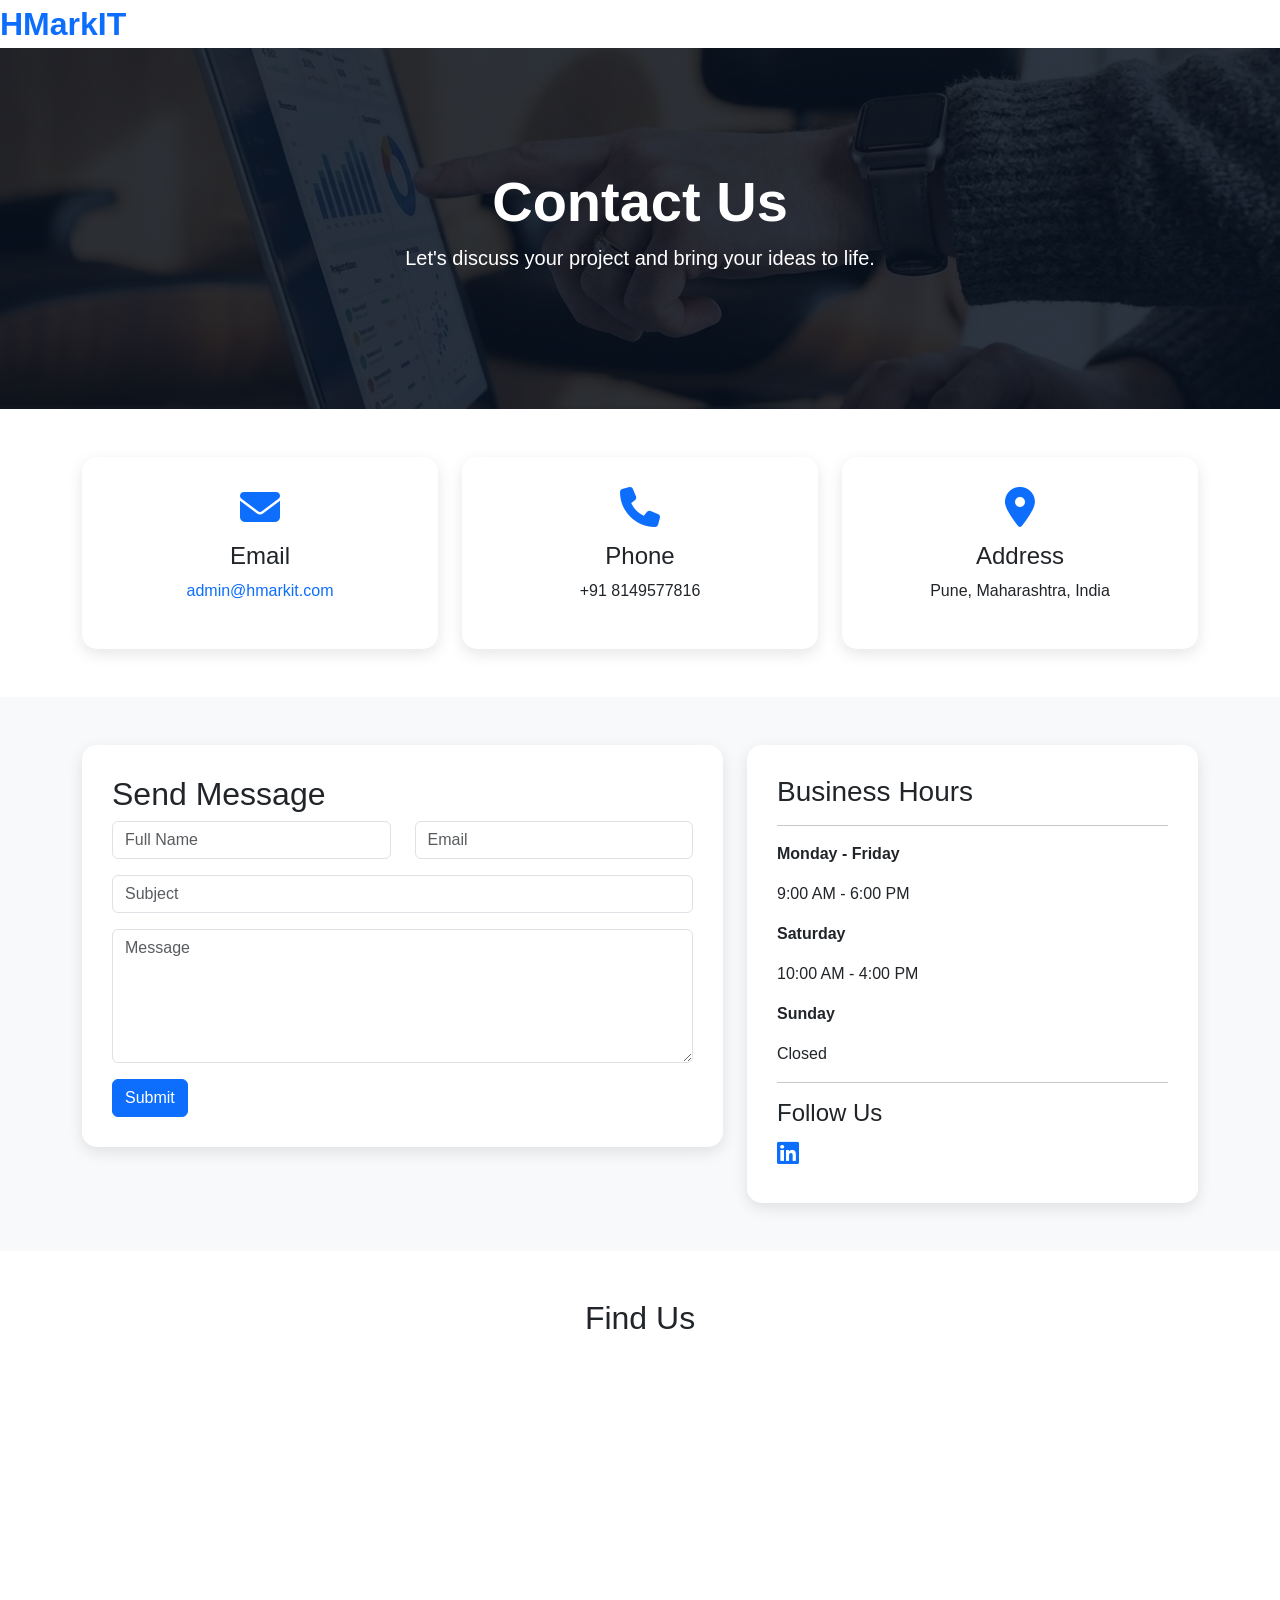
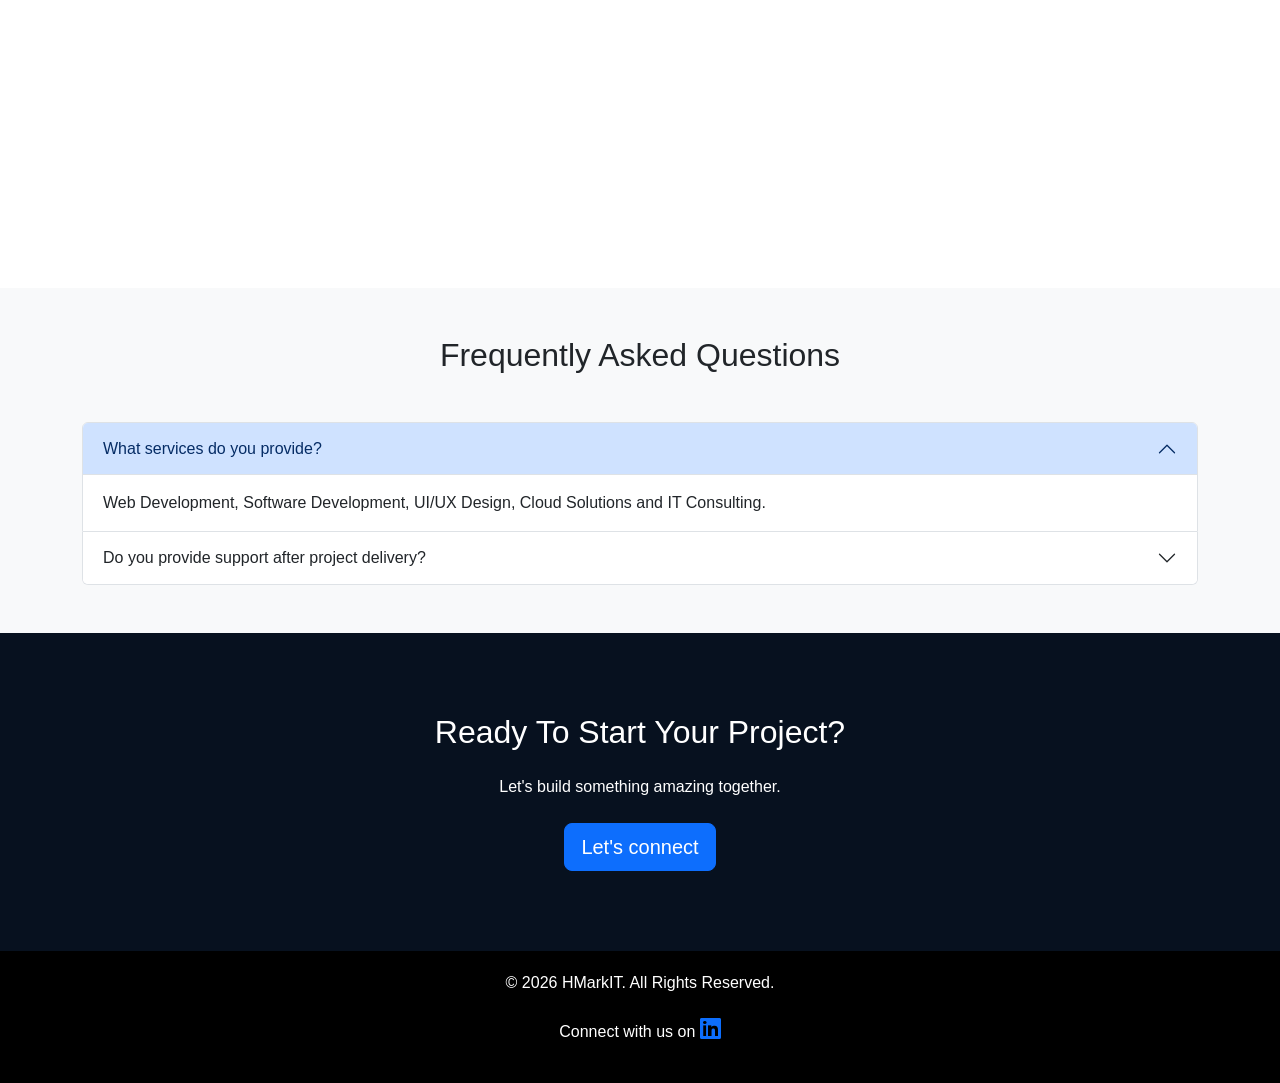
<file: Contact.html>
<!DOCTYPE html>
<html lang="en">
<head>
    <meta charset="UTF-8">
    <meta name="viewport" content="width=device-width, initial-scale=1.0">
    <title>HMarkIT | Contact Us</title>
    <link rel="canonical" href="https://hmarkit.com/contact" />

    <link href="https://cdn.jsdelivr.net/npm/bootstrap@5.3.3/dist/css/bootstrap.min.css" rel="stylesheet">
    <link rel="stylesheet" href="https://cdnjs.cloudflare.com/ajax/libs/font-awesome/6.5.2/css/all.min.css">

    <style>
        :root {
            --primary: #0d6efd;
            --dark: #07111f;
        }

        body {
            font-family: 'Segoe UI',sans-serif;
        }

        .navbar {
            background: var(--dark);
        }

        .navbar-brand {
            color: var(--primary) !important;
            font-size: 32px;
            font-weight: bold;
        }

        .nav-link {
            color: white !important;
        }

        .contact-hero {
            background: linear-gradient(rgba(7,17,31,.85),rgba(7,17,31,.85)), url('./images/image_homepage%20with%20dashboard.jpg');
            background-size: cover;
            background-position: center;
            color: white;
            padding: 120px 0;
            text-align: center;
        }

        .contact-card {
            background: white;
            padding: 30px;
            border-radius: 15px;
            box-shadow: 0 5px 15px rgba(0,0,0,.1);
            text-align: center;
            height: 100%;
        }

            .contact-card i {
                font-size: 40px;
                color: var(--primary);
                margin-bottom: 15px;
            }

        .contact-form {
            background: white;
            padding: 30px;
            border-radius: 15px;
            box-shadow: 0 5px 15px rgba(0,0,0,.1);
        }

        .cta {
            background: var(--dark);
            color: white;
            padding: 80px 0;
        }

        .footer {
            background: #000;
            color: white;
            text-align: center;
            padding: 20px;
        }

        .social-icons a {
            font-size: 25px;
            margin-right: 15px;
            color: var(--primary);
        }
    </style>
</head>

<body>

    <!-- Navbar -->
    <a class="navbar-brand" href="index.html">HMarkIT</a>
    <button class="navbar-toggler"
            data-bs-toggle="collapse"
            data-bs-target="#menu">
        <span class="navbar-toggler-icon"></span>
    </button>

    <div class="collapse navbar-collapse" id="menu">

        <ul class="navbar-nav ms-auto">

            <li class="nav-item">
                <a class="nav-link" href="index.html">Home</a>
            </li>

            <li class="nav-item">
                <a class="nav-link" href="Services.html">Services</a>
            </li>

            <li class="nav-item">
                <a class="nav-link" href="About.html">About</a>
            </li>

            <li class="nav-item">
                <a class="nav-link active" href="Contact.html">Contact</a>
            </li>

        </ul>

    </div>
    </div>
    </nav>

    <!-- Hero -->
    <section class="contact-hero">
        <div class="container">

            <h1 class="display-4 fw-bold">
                Contact Us
            </h1>

            <p class="lead">
                Let's discuss your project and bring your ideas to life.
            </p>

        </div>
    </section>

    <!-- Contact Cards -->
    <section class="py-5">
        <div class="container">

            <div class="row g-4">

                <div class="col-md-4">
                    <div class="contact-card">
                        <i class="fas fa-envelope"></i>
                        <h4>Email</h4>
                        <p>
                            <a href="mailto:admin@hmarkit.com" class="text-decoration-none">
                                admin@hmarkit.com
                            </a>
                        </p>
                    </div>
                </div>

                <div class="col-md-4">
                    <div class="contact-card">
                        <i class="fas fa-phone"></i>
                        <h4>Phone</h4>
                        <p>+91 8149577816</p>
                    </div>
                </div>

                <div class="col-md-4">
                    <div class="contact-card">
                        <i class="fas fa-location-dot"></i>
                        <h4>Address</h4>
                        <p>Pune, Maharashtra, India</p>
                    </div>
                </div>

            </div>

        </div>
    </section>

    <!-- Contact Form -->
    <section class="py-5 bg-light">
        <div class="container">

            <div class="row">

                <div class="col-lg-7">

                    <div class="contact-form">

                        <h2>Send Message</h2>

                        <form id="contactForm" action="https://api.web3forms.com/submit" method="POST">

                            <input type="hidden" name="access_key" value="c459abf7-ef6f-431d-9ddc-5a28c1114df5">
                            <input type="hidden" name="subject" value="New enquiry from website">
                            <div class="row">
                                <div class="col-md-6 mb-3">
                                    <input type="text" class="form-control" name="name" placeholder="Full Name" required>
                                </div>
                                <div class="col-md-6 mb-3">
                                    <input type="email" class="form-control" name="email" placeholder="Email" required>
                                </div>
                            </div>
                            <input type="text" class="form-control mb-3" name="title" placeholder="Subject" required>
                            <textarea class="form-control mb-3" name="message" rows="5" placeholder="Message" required></textarea>

                            <button type="submit" class="btn btn-primary"> Submit </button>

                        </form>
                        <!-- 2. This container will display the success/error message -->
                        <div id="formResponse" style="margin-top: 15px; display: none;"></div>
                    </div>

                </div>

                <div class="col-lg-5">
                    <div class="contact-form">

                        <h3>Business Hours</h3>

                        <hr>

                        <p><strong>Monday - Friday</strong></p>
                        <p>9:00 AM - 6:00 PM</p>

                        <p><strong>Saturday</strong></p>
                        <p>10:00 AM - 4:00 PM</p>

                        <p><strong>Sunday</strong></p>
                        <p>Closed</p>

                        <hr>

                        <div class="social-icons">

                            <h4>Follow Us</h4>
                            <a href="https://www.linkedin.com/company/hmarkit/" target="_blank">
                                <i class="fab fa-linkedin"></i>
                            </a>

                            <!--<a href="https://github.com/" target="_blank">
                                <i class="fab fa-github"></i>
                            </a>

                            <a href="https://www.instagram.com/" target="_blank">
                                <i class="fab fa-instagram"></i>
                            </a>

                            <a href="https://www.facebook.com/" target="_blank">
                                <i class="fab fa-facebook"></i>-->
                            </a>

                        </div>

                    </div>

                </div>

            </div>

        </div>
    </section>

    <!-- Google Map -->
    <section class="py-5">
        <div class="container">

            <h2 class="text-center mb-4">
                Find Us
            </h2>

            <div class="ratio ratio-21x9">

                <iframe src="https://maps.google.com/maps?q=Pune&t=&z=13&ie=UTF8&iwloc=&output=embed"
                        allowfullscreen>
                </iframe>

            </div>

        </div>
    </section>

    <!-- FAQ -->
    <section class="py-5 bg-light">
        <div class="container">

            <h2 class="text-center mb-5">
                Frequently Asked Questions
            </h2>

            <div class="accordion" id="faq">

                <div class="accordion-item">

                    <h2 class="accordion-header">
                        <button class="accordion-button"
                                data-bs-toggle="collapse"
                                data-bs-target="#faq1">
                            What services do you provide?
                        </button>
                    </h2>

                    <div id="faq1"
                         class="accordion-collapse collapse show">
                        <div class="accordion-body">
                            Web Development, Software Development,
                            UI/UX Design, Cloud Solutions and IT Consulting.
                        </div>
                    </div>

                </div>

                <div class="accordion-item">

                    <h2 class="accordion-header">
                        <button class="accordion-button collapsed"
                                data-bs-toggle="collapse"
                                data-bs-target="#faq2">
                            Do you provide support after project delivery?
                        </button>
                    </h2>

                    <div id="faq2"
                         class="accordion-collapse collapse">
                        <div class="accordion-body">
                            Yes, we provide maintenance and support services.
                        </div>
                    </div>

                </div>

            </div>

        </div>
    </section>

    <!-- CTA -->
    <section class="cta">
        <div class="container text-center">

            <h2>
                Ready To Start Your Project?
            </h2>

            <p class="my-4">
                Let's build something amazing together.
            </p>

            <a href="mailto:admin@hmarkit.com"
               class="btn btn-primary btn-lg">
                Let's connect
            </a>

        </div>
    </section>

    <!-- Footer -->
    <footer class="footer">

        <p>
            © 2026 HMarkIT. All Rights Reserved.
        </p>

        <p>
            Connect with us on
            <a href="https://www.linkedin.com/company/hmarkit/"
               target="_blank"
               style="color:#0d6efd; text-decoration:none; font-size:24px;">
                <i class="fab fa-linkedin"></i>
            </a>
        </p>

    </footer>
    <script src="https://cdn.jsdelivr.net/npm/bootstrap@5.3.3/dist/js/bootstrap.bundle.min.js"></script>
    <script>
        const form = document.getElementById('contactForm');
        const responseDiv = document.getElementById('formResponse');

        form.addEventListener('submit', function (e) {
            // Stops the default page redirect behavior
            e.preventDefault();

            // Gather all form field data
            const formData = new FormData(form);

            // Change button text to indicate sending
            const submitButton = form.querySelector('button[type="submit"]');
            submitButton.textContent = "Sending...";
            submitButton.disabled = true;

            // Send the data in the background
            fetch('https://api.web3forms.com/submit', {
                method: 'POST',
                body: formData
            })
                .then(async (response) => {
                    let json = await response.json();
                    if (response.status == 200) {
                        // Success: clear form and show success message
                        responseDiv.style.display = "block";
                        responseDiv.style.color = "green";
                        responseDiv.textContent = "Thank you! Your message has been sent successfully.";
                        form.reset();
                    } else {
                        // Error from Web3Forms server
                        responseDiv.style.display = "block";
                        responseDiv.style.color = "red";
                        responseDiv.textContent = json.message || "Something went wrong.";
                    }
                })
                .catch(error => {
                    // Network errors
                    responseDiv.style.display = "block";
                    responseDiv.style.color = "red";
                    responseDiv.textContent = "Network error. Please try again later.";
                })
                .then(() => {
                    // Reset button state
                    submitButton.textContent = "Send Message";
                    submitButton.disabled = false;
                });
        });
    </script>
</body>
</html>
</file>
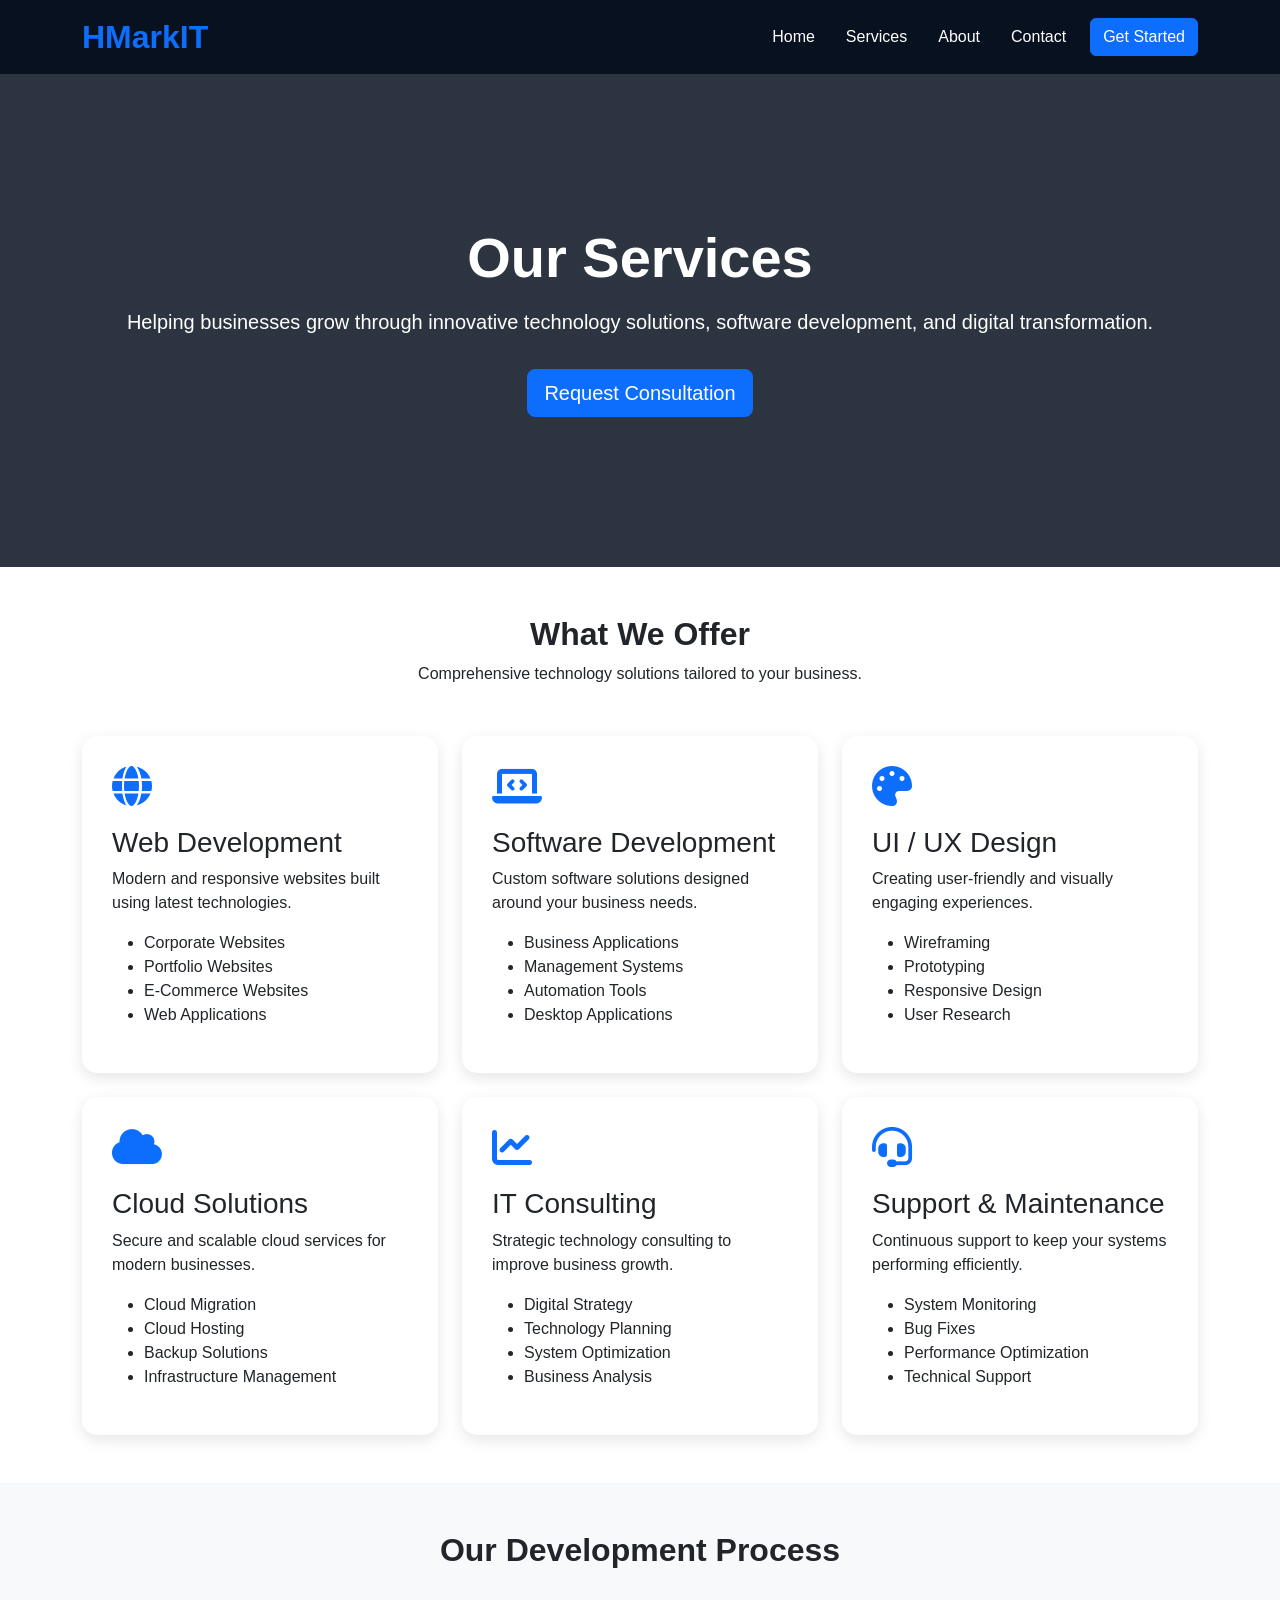
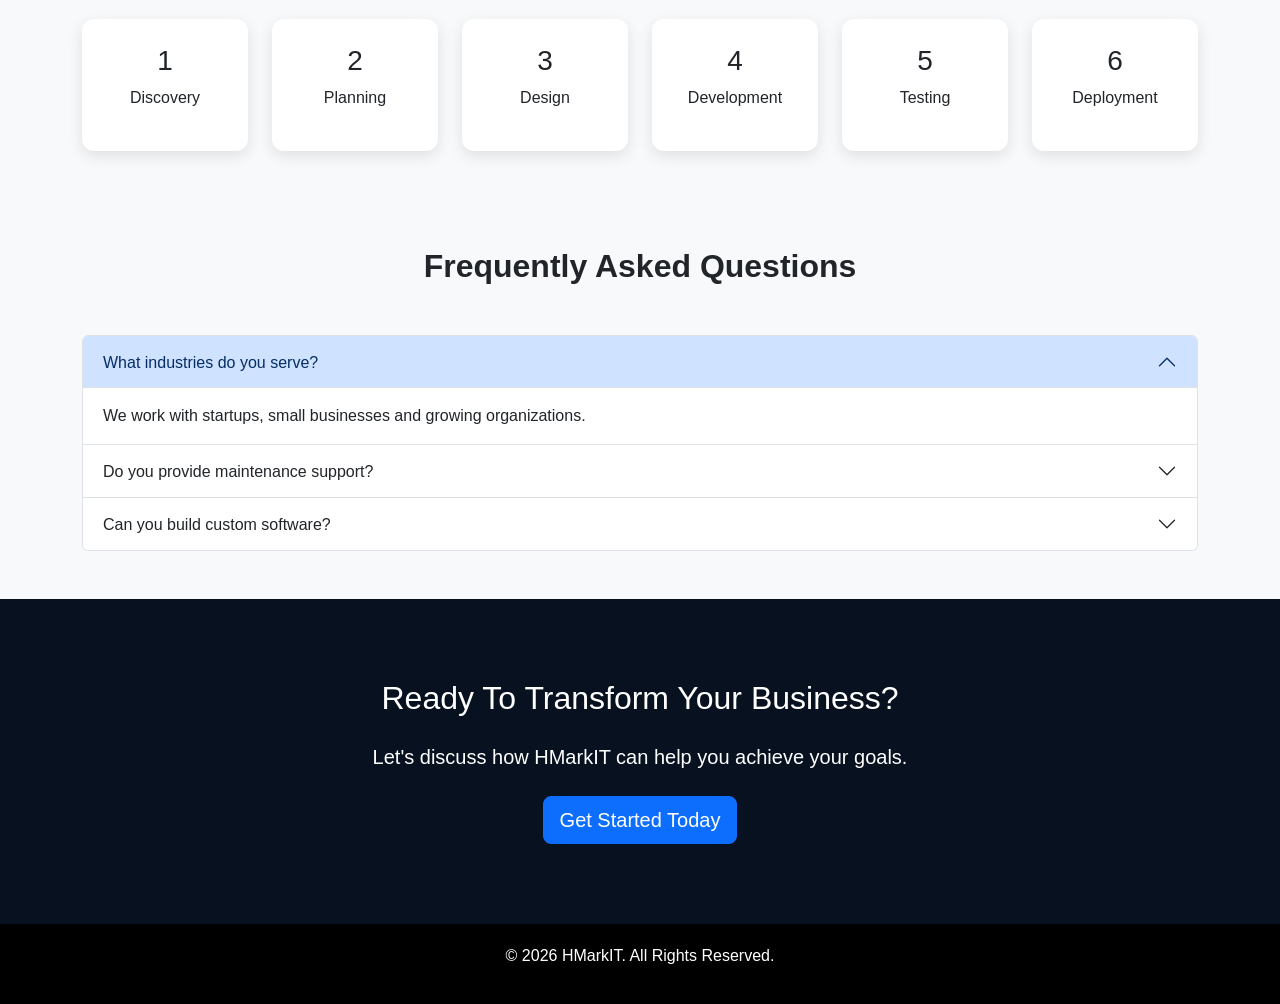
<file: Services.html>
<!DOCTYPE html>
<html lang="en">
<head>
    <meta charset="UTF-8">
    <meta name="viewport" content="width=device-width, initial-scale=1.0">
    <title>HMarkIT | Services</title>
    <link rel="canonical" href="https://hmarkit.com/services" />

    <link href="https://cdn.jsdelivr.net/npm/bootstrap@5.3.3/dist/css/bootstrap.min.css" rel="stylesheet">
    <link rel="stylesheet" href="https://cdnjs.cloudflare.com/ajax/libs/font-awesome/6.5.2/css/all.min.css">

    <style>

        :root {
            --primary: #0d6efd;
            --dark: #07111f;
            --light: #f8f9fa;
        }

        * {
            margin: 0;
            padding: 0;
            box-sizing: border-box;
        }

        body {
            font-family: 'Segoe UI',sans-serif;
        }

        /* Navbar */
        .navbar {
            background: var(--dark);
        }

        .navbar-brand {
            color: var(--primary) !important;
            font-size: 2rem;
            font-weight: bold;
        }

        .nav-link {
            color: white !important;
            margin-left: 15px;
        }

        .nav-link:hover {
            color: var(--primary) !important;
        }

        /* Hero */
        .service-hero {
            background: linear-gradient(rgba(7,17,31,.85),rgba(7,17,31,.85)), url('https://images.unsplash.com/photo-1451187580459-43490279c0fa');
            background-size: cover;
            background-position: center;
            color: white;
            padding: 150px 0;
        }

        .section-title {
            text-align: center;
            margin-bottom: 50px;
        }

        .section-title h2 {
            font-weight: 700;
        }

        /* Cards */
        .card-custom {
            background: white;
            padding: 30px;
            border-radius: 15px;
            box-shadow: 0 5px 15px rgba(0,0,0,.1);
            transition: .3s;
            height: 100%;
        }

        .card-custom:hover {
            transform: translateY(-10px);
        }

        .card-custom i {
            font-size: 40px;
            color: var(--primary);
            margin-bottom: 20px;
        }

        /* Process */
        .process-box {
            background: white;
            padding: 25px;
            border-radius: 12px;
            box-shadow: 0 5px 15px rgba(0,0,0,.1);
        }

        /* CTA */
        .cta {
            background: var(--dark);
            color: white;
            padding: 80px 0;
        }

        /* Footer */
        .footer {
            background: #000;
            color: white;
            padding: 20px;
            text-align: center;
        }

        .badge-tech {
            font-size: 16px;
            padding: 15px 20px;
            margin: 10px;
        }
    </style>
</head>

<body>

    <!-- Navbar -->
    <nav class="navbar navbar-expand-lg navbar-dark">

        <div class="container">

            <a class="navbar-brand" href="index.html">
                HMarkIT
            </a>

            <button class="navbar-toggler"
                    data-bs-toggle="collapse"
                    data-bs-target="#menu">
                <span class="navbar-toggler-icon"></span>
            </button>

            <div class="collapse navbar-collapse" id="menu">

                <ul class="navbar-nav ms-auto">

                    <li class="nav-item">
                        <a class="nav-link" href="index.html">Home</a>
                    </li>

                    <li class="nav-item">
                        <a class="nav-link active" href="Services.html">Services</a>
                    </li>

                    <li class="nav-item">
                        <a class="nav-link" href="About.html">About</a>
                    </li>

                    <li class="nav-item">
                        <a class="nav-link" href="Contact.html">Contact</a>
                    </li>

                </ul>

                <a href="contact.html"
                   class="btn btn-primary ms-3">
                    Get Started
                </a>

            </div>

        </div>

    </nav>

    <!-- Hero -->
    <section class="service-hero">

        <div class="container text-center">

            <h1 class="display-4 fw-bold">
                Our Services
            </h1>

            <p class="lead mt-3">
                Helping businesses grow through innovative technology
                solutions, software development, and digital transformation.
            </p>

            <a href="contact.html"
               class="btn btn-primary btn-lg mt-3">
                Request Consultation
            </a>

        </div>

    </section>

    <!-- Services -->
    <section class="py-5">

        <div class="container">

            <div class="section-title">
                <h2>What We Offer</h2>
                <p>Comprehensive technology solutions tailored to your business.</p>
            </div>

            <div class="row g-4">

                <div class="col-lg-4">
                    <div class="card-custom">
                        <i class="fas fa-globe"></i>
                        <h3>Web Development</h3>
                        <p>Modern and responsive websites built using latest technologies.</p>

                        <ul>
                            <li>Corporate Websites</li>
                            <li>Portfolio Websites</li>
                            <li>E-Commerce Websites</li>
                            <li>Web Applications</li>
                        </ul>

                    </div>
                </div>

                <div class="col-lg-4">
                    <div class="card-custom">
                        <i class="fas fa-laptop-code"></i>
                        <h3>Software Development</h3>
                        <p>Custom software solutions designed around your business needs.</p>

                        <ul>
                            <li>Business Applications</li>
                            <li>Management Systems</li>
                            <li>Automation Tools</li>
                            <li>Desktop Applications</li>
                        </ul>

                    </div>
                </div>

                <div class="col-lg-4">
                    <div class="card-custom">
                        <i class="fas fa-palette"></i>
                        <h3>UI / UX Design</h3>
                        <p>Creating user-friendly and visually engaging experiences.</p>

                        <ul>
                            <li>Wireframing</li>
                            <li>Prototyping</li>
                            <li>Responsive Design</li>
                            <li>User Research</li>
                        </ul>

                    </div>
                </div>

                <div class="col-lg-4">
                    <div class="card-custom">
                        <i class="fas fa-cloud"></i>
                        <h3>Cloud Solutions</h3>
                        <p>Secure and scalable cloud services for modern businesses.</p>

                        <ul>
                            <li>Cloud Migration</li>
                            <li>Cloud Hosting</li>
                            <li>Backup Solutions</li>
                            <li>Infrastructure Management</li>
                        </ul>

                    </div>
                </div>

                <div class="col-lg-4">
                    <div class="card-custom">
                        <i class="fas fa-chart-line"></i>
                        <h3>IT Consulting</h3>
                        <p>Strategic technology consulting to improve business growth.</p>

                        <ul>
                            <li>Digital Strategy</li>
                            <li>Technology Planning</li>
                            <li>System Optimization</li>
                            <li>Business Analysis</li>
                        </ul>

                    </div>
                </div>

                <div class="col-lg-4">
                    <div class="card-custom">
                        <i class="fas fa-headset"></i>
                        <h3>Support & Maintenance</h3>
                        <p>Continuous support to keep your systems performing efficiently.</p>

                        <ul>
                            <li>System Monitoring</li>
                            <li>Bug Fixes</li>
                            <li>Performance Optimization</li>
                            <li>Technical Support</li>
                        </ul>

                    </div>
                </div>

            </div>

        </div>

    </section>

    <!-- Process -->
    <section class="py-5 bg-light">

        <div class="container">

            <div class="section-title">
                <h2>Our Development Process</h2>
            </div>

            <div class="row text-center g-4">

                <div class="col-md-2">
                    <div class="process-box">
                        <h3>1</h3>
                        <p>Discovery</p>
                    </div>
                </div>

                <div class="col-md-2">
                    <div class="process-box">
                        <h3>2</h3>
                        <p>Planning</p>
                    </div>
                </div>

                <div class="col-md-2">
                    <div class="process-box">
                        <h3>3</h3>
                        <p>Design</p>
                    </div>
                </div>

                <div class="col-md-2">
                    <div class="process-box">
                        <h3>4</h3>
                        <p>Development</p>
                    </div>
                </div>

                <div class="col-md-2">
                    <div class="process-box">
                        <h3>5</h3>
                        <p>Testing</p>
                    </div>
                </div>

                <div class="col-md-2">
                    <div class="process-box">
                        <h3>6</h3>
                        <p>Deployment</p>
                    </div>
                </div>

            </div>

        </div>

    </section>


    <!-- FAQ -->
    <section class="py-5 bg-light">

        <div class="container">

            <div class="section-title">
                <h2>Frequently Asked Questions</h2>
            </div>

            <div class="accordion" id="faqAccordion">

                <div class="accordion-item">
                    <h2 class="accordion-header">
                        <button class="accordion-button"
                                data-bs-toggle="collapse"
                                data-bs-target="#faq1">
                            What industries do you serve?
                        </button>
                    </h2>

                    <div id="faq1"
                         class="accordion-collapse collapse show">
                        <div class="accordion-body">
                            We work with startups, small businesses and growing organizations.
                        </div>
                    </div>
                </div>

                <div class="accordion-item">
                    <h2 class="accordion-header">
                        <button class="accordion-button collapsed"
                                data-bs-toggle="collapse"
                                data-bs-target="#faq2">
                            Do you provide maintenance support?
                        </button>
                    </h2>

                    <div id="faq2"
                         class="accordion-collapse collapse">
                        <div class="accordion-body">
                            Yes, we provide ongoing support and maintenance services.
                        </div>
                    </div>
                </div>

                <div class="accordion-item">
                    <h2 class="accordion-header">
                        <button class="accordion-button collapsed"
                                data-bs-toggle="collapse"
                                data-bs-target="#faq3">
                            Can you build custom software?
                        </button>
                    </h2>

                    <div id="faq3"
                         class="accordion-collapse collapse">
                        <div class="accordion-body">
                            Absolutely. We develop customized software tailored to your business requirements.
                        </div>
                    </div>
                </div>

            </div>

        </div>

    </section>

    <!-- CTA -->
    <section class="cta">

        <div class="container text-center">

            <h2>
                Ready To Transform Your Business?
            </h2>

            <p class="lead my-4">
                Let's discuss how HMarkIT can help you achieve your goals.
            </p>

            <a href="contact.html"
               class="btn btn-primary btn-lg">
                Get Started Today
            </a>

        </div>

    </section>

    <!-- Footer -->
    <footer class="footer">

        <div class="container">

            <p>
                © 2026 HMarkIT. All Rights Reserved.
            </p>

        </div>

    </footer>

    <script src="https://cdn.jsdelivr.net/npm/bootstrap@5.3.3/dist/js/bootstrap.bundle.min.js"></script>

</body>
</html>
</file>
